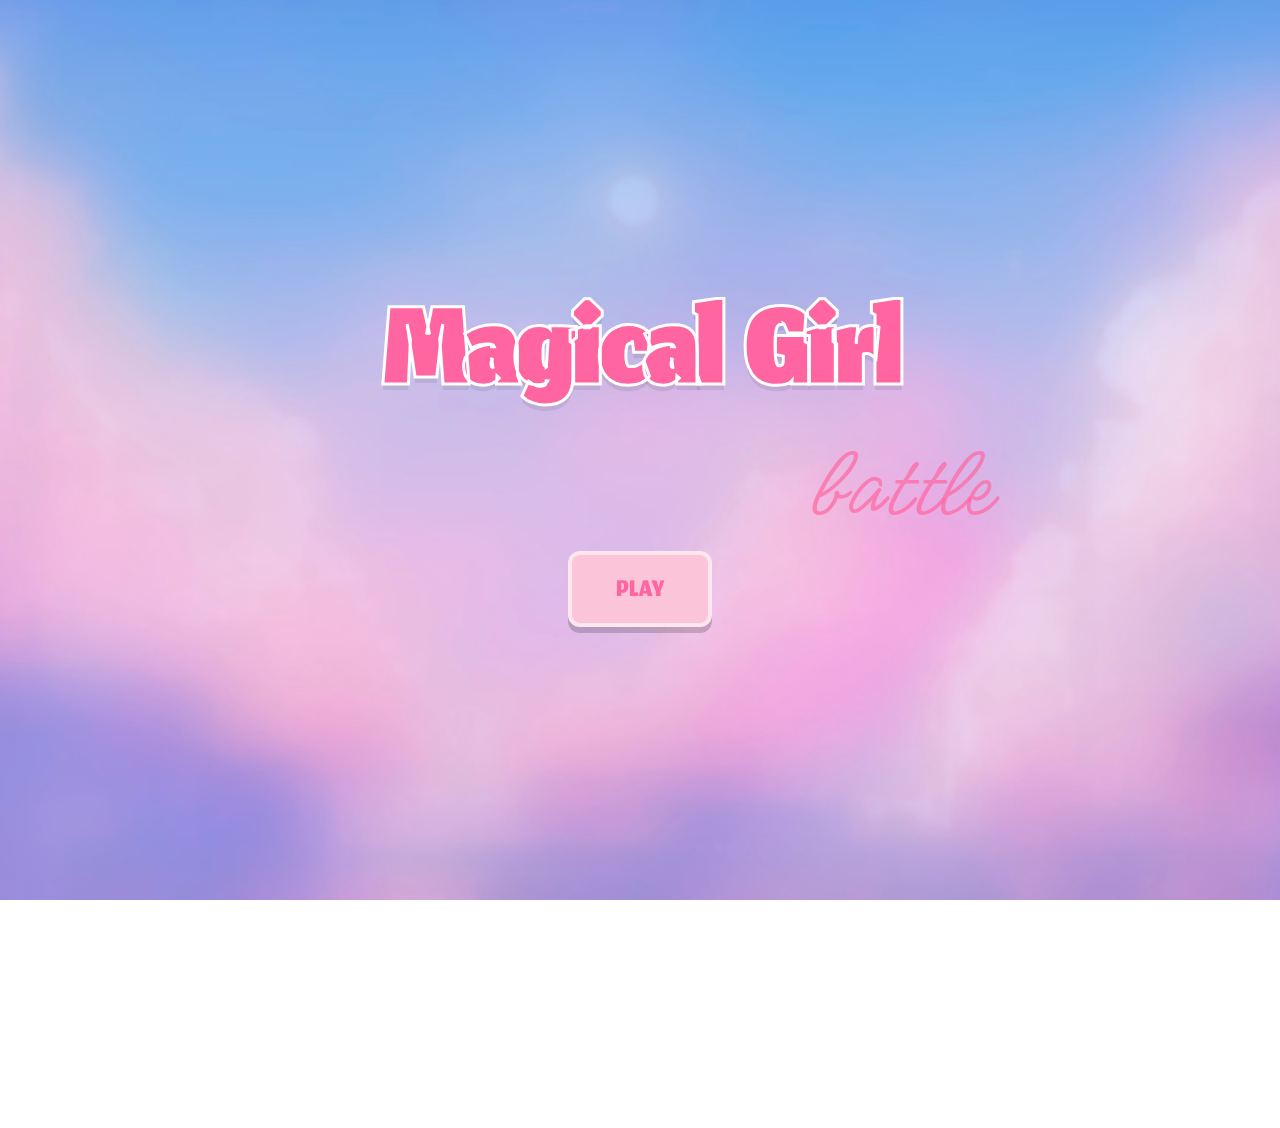
<file: game/magicGirlGame_v1/index.html>
<!doctype html>
<html lang="en">
<head>
  <meta charset="UTF-8" />
  <meta name="viewport" content="width=device-width, initial-scale=1.0" />
  <title>Magical Girl Battle</title>

  <!-- Jomhuria -->
  <link rel="preconnect" href="https://fonts.googleapis.com">
  <link rel="preconnect" href="https://fonts.gstatic.com" crossorigin>
  <link href="https://fonts.googleapis.com/css2?family=Jomhuria&display=swap" rel="stylesheet">

  <!-- Meow Script -->
  <link rel="preconnect" href="https://fonts.googleapis.com">
  <link rel="preconnect" href="https://fonts.gstatic.com" crossorigin>
  <link href="https://fonts.googleapis.com/css2?family=Meow+Script&display=swap" rel="stylesheet">

  <link rel="stylesheet" href="styles.css" />
</head>

<body>
  
  <div class="bkg">
    <div class="bkg-layer bkg-a" aria-hidden="true"></div>
    <div class="bkg-layer bkg-b" aria-hidden="true"></div>
  </div>

  <main class="app">

    <!-- intro -->
    <section class="screen screen--active" data-screen="intro" aria-label="Intro screen">
      <div class="intro-wrap">
        <h1 class="title">Magical Girl</h1>
        <div class="subtitle meow-script-regular">battle</div>

        <button class="btn btn--primary js-play" type="button">PLAY</button>
      </div>
    </section>

    <!-- battle -->
    <section class="screen" data-screen="battle" aria-label="Battle screen">
      <div class="battle">

        <div class="battle-half battle-half--left">
          <div class="hp hp--left">
            <span class="hp-label">HP</span>
            <span class="hp-value js-hp-p1">30</span>
          </div>

          <img 
            class="fighter fighter--p1"
            src="images/magicGirl.png"
            alt="Magical Girl"
            width="400"
            height="800"
          />
        </div>

        <div class="battle-half battle-half--right">
          <div class="hp hp--right">
            <span class="hp-label">HP</span>
            <span class="hp-value js-hp-p2">30</span>
          </div>

          <img
            class="fighter fighter--p2"
            src="images/monsters.png"
            alt="Monsters"
            width="400"
            height="800"
          />
        </div>

        <!-- choice card -->
        <div class="center-ui">

          <div class="turn-card js-turn-card" data-turn="p1">
            <button class="choice-btn js-choice" data-action="attack" type="button">Attack</button>
            <button class="choice-btn js-choice" data-action="heal" type="button">Heal</button>
          </div>

          <button class="dice-btn js-dice" aria-label="Roll dice" type="button">
            <img
              class="dice-img js-dice-img"
              src="images/pinkDice1.png"
              alt="Dice"
              width="400"
              height="400"
            />
          </button>

          <div class="hint js-hint">Choose an action.</div>

        </div>

      </div>
    </section>

    <!-- victory -->
    <section class="screen" data-screen="victory" aria-label="Victory screen">
      <div class="victory-wrap">

        <h2 class="victory-title js-victory-title">Victory!</h2>

        <button class="btn btn--primary js-again" type="button">PLAY AGAIN</button>

        <img
          class="victory-fighter js-victory-fighter"
          src="images/magicGirl.png"
          alt="Winner"
          width="400"
          height="800"
        />

      </div>
    </section>

  </main>

  <script src="script.js" defer></script>
</body>
</html>
</file>
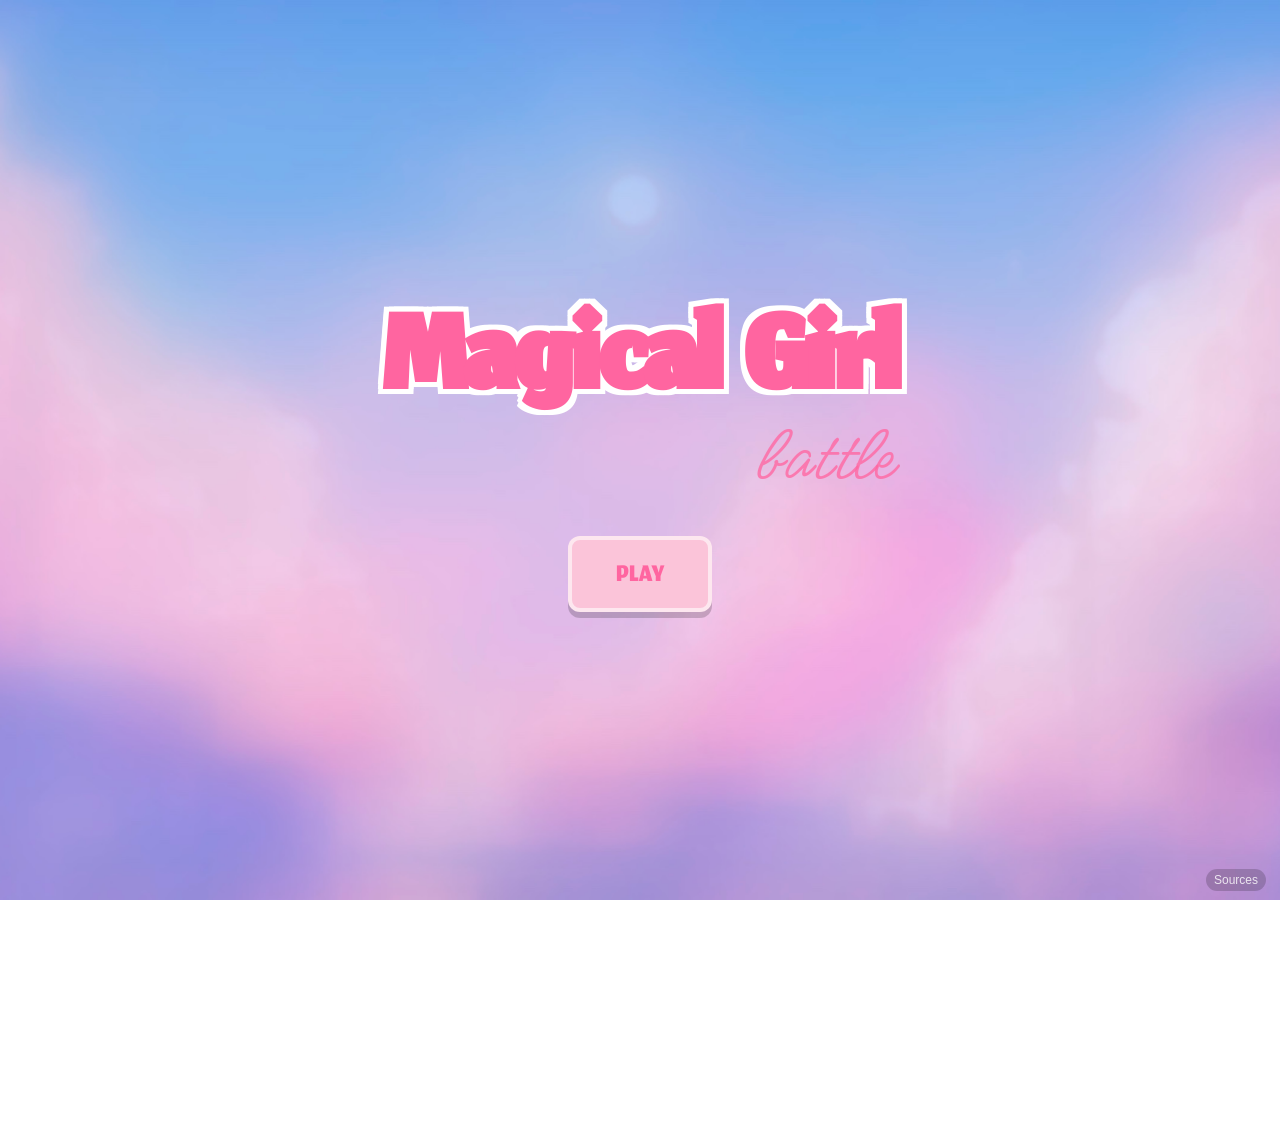
<file: game/v2-final-version/index.html>
<!doctype html>
<html lang="en">
<head>
  <meta charset="UTF-8" />
  <meta name="viewport" content="width=device-width, initial-scale=1.0" />
  <title>Magical Girl Battle</title>

  <!-- Jomhuria -->
  <link rel="preconnect" href="https://fonts.googleapis.com">
  <link rel="preconnect" href="https://fonts.gstatic.com" crossorigin>
  <link href="https://fonts.googleapis.com/css2?family=Jomhuria&display=swap" rel="stylesheet">

  <!-- Meow Script -->
  <link rel="preconnect" href="https://fonts.googleapis.com">
  <link rel="preconnect" href="https://fonts.gstatic.com" crossorigin>
  <link href="https://fonts.googleapis.com/css2?family=Meow+Script&display=swap" rel="stylesheet">

  <link rel="stylesheet" href="styles.css" />
</head>

<body>
  
  <div class="bkg">
    <div class="bkg-layer bkg-a" aria-hidden="true"></div>
    <div class="bkg-layer bkg-b" aria-hidden="true"></div>
  </div>

  <main class="app">

    <!-- intro -->
    <section class="screen screen--active" data-screen="intro" aria-label="Intro screen">
      <div class="intro-wrap">
        <h1 class="title">Magical Girl</h1>
        <div class="subtitle meow-script-regular">battle</div>

        <button class="btn btn--primary js-play" type="button">PLAY</button>
      </div>
    </section>

    <!-- battle -->
    <section class="screen" data-screen="battle" aria-label="Battle screen">
      <div class="battle">

        <div class="battle-half battle-half--left">
          <div class="hp hp--left">
            <span class="hp-label">HP</span>
            <span class="hp-value js-hp-p1">30</span>
          </div>

          <img 
            class="fighter fighter--p1"
            src="images/magicGirl.png"
            alt="Magical Girl"
            width="400"
            height="800"
          />
        </div>

        <div class="battle-half battle-half--right">
          <div class="hp hp--right">
            <span class="hp-label">HP</span>
            <span class="hp-value js-hp-p2">30</span>
          </div>

          <img
            class="fighter fighter--p2"
            src="images/monsters.png"
            alt="Monsters"
            width="400"
            height="800"
          />
        </div>

        <!-- choice card -->
        <div class="center-ui">

          <div class="turn-card js-turn-card" data-turn="p1">
            <button class="choice-btn js-choice" data-action="attack" type="button">Attack</button>
            <button class="choice-btn js-choice" data-action="heal" type="button">Heal</button>
          </div>

          <button class="dice-btn js-dice" aria-label="Roll dice" type="button">
            <img
              class="dice-img js-dice-img"
              src="images/pinkDice1.png"
              alt="Dice"
              width="400"
              height="400"
            />
          </button>

          <div class="hint js-hint">Choose an action.</div>

        </div>

      </div>
    </section>

    <!-- victory -->
    <section class="screen" data-screen="victory" aria-label="Victory screen">
      <div class="victory-wrap">

        <h2 class="victory-title js-victory-title">Victory!</h2>

        <button class="btn btn--primary js-again" type="button">PLAY AGAIN</button>

        <img
          class="victory-fighter js-victory-fighter"
          src="images/magicGirl.png"
          alt="Winner"
          width="400"
          height="800"
        />

      </div>
    </section>

  </main>

  <footer class="site-footer">
    <a href="sources.html" class="sources-link">Sources</a>
  </footer>

  <script src="script.js" defer></script>
</body>
</html>
</file>
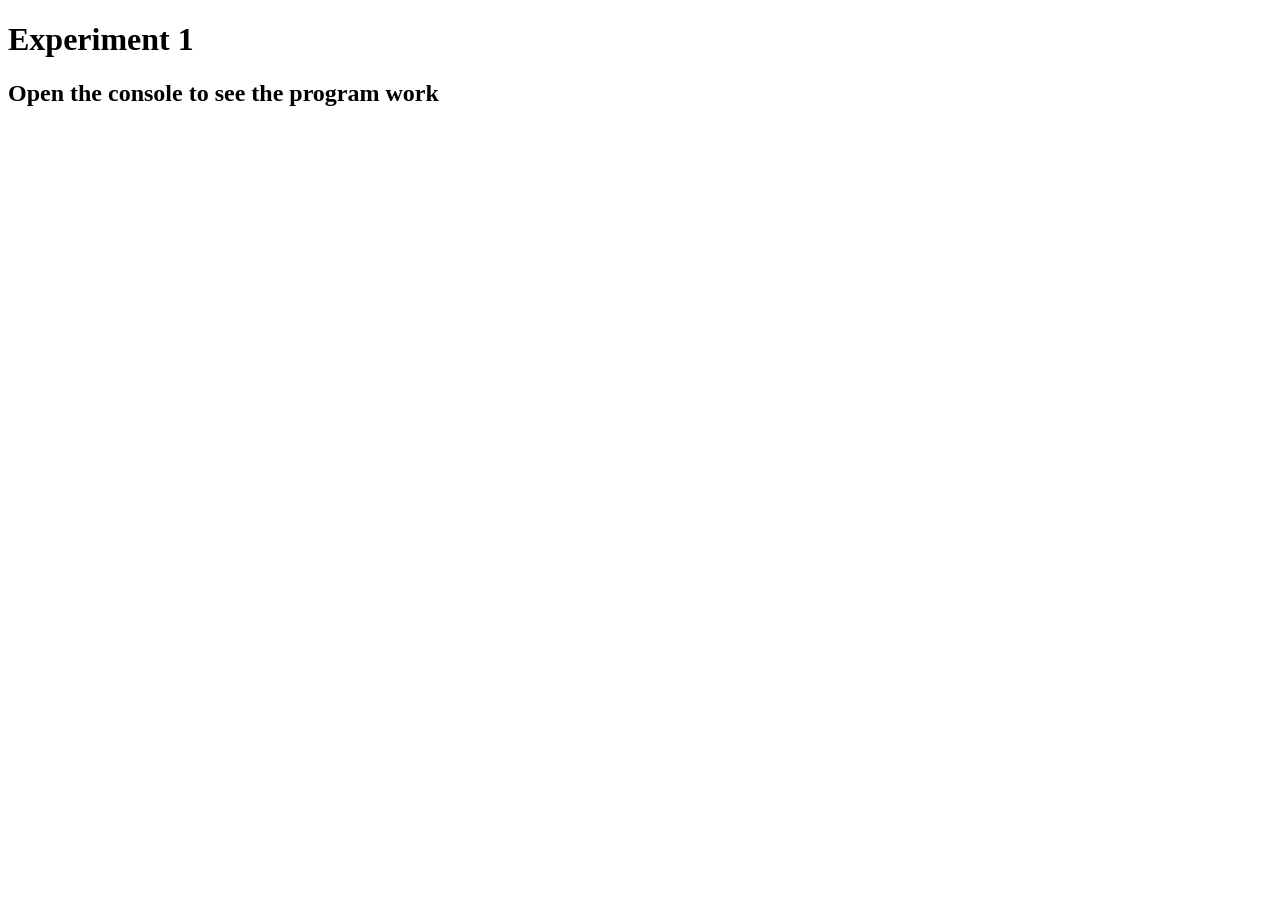
<file: exp/exp1.html>
<!DOCTYPE html>
<html lang="en">
<head>
    <meta charset="UTF-8">
    <title>Experiment 1</title>
</head>

<body>

<h1>Experiment 1</h1>
<h2>Open the console to see the program work</h2>

<script>

/*
I attempted the first prompt, the program takes a fully lowercase sentence and then capitalizes
the first letter of each word.
*/


// sequence:
// the lower case sentance created as a string
let sentence = "cats and dogs are both very cute animals."; 

// splitting the sentence into an array of the words
let words = sentence.split(" ");

// creating the empty string that will hold the capitalized result
let result = ""; 


// Loop:
// will go through each word in the array
for (let i = 0; i < words.length; i++) {

    let word = words[i]; 

    // selection:
    // check that the word is not empty, so the length is greater than 0
    if (word.length > 0) {

        // capitalize first letter (index 0), add rest of word
        let capitalized =
            word.charAt(0).toUpperCase().concat(word.slice(1));

        result = result.concat(capitalized, " ");
    } 
}


console.log("Original sentence:");
console.log(sentence);

console.log("Capitalized sentence:");
console.log(result.trim());


</script>

</body>

</html>
</file>
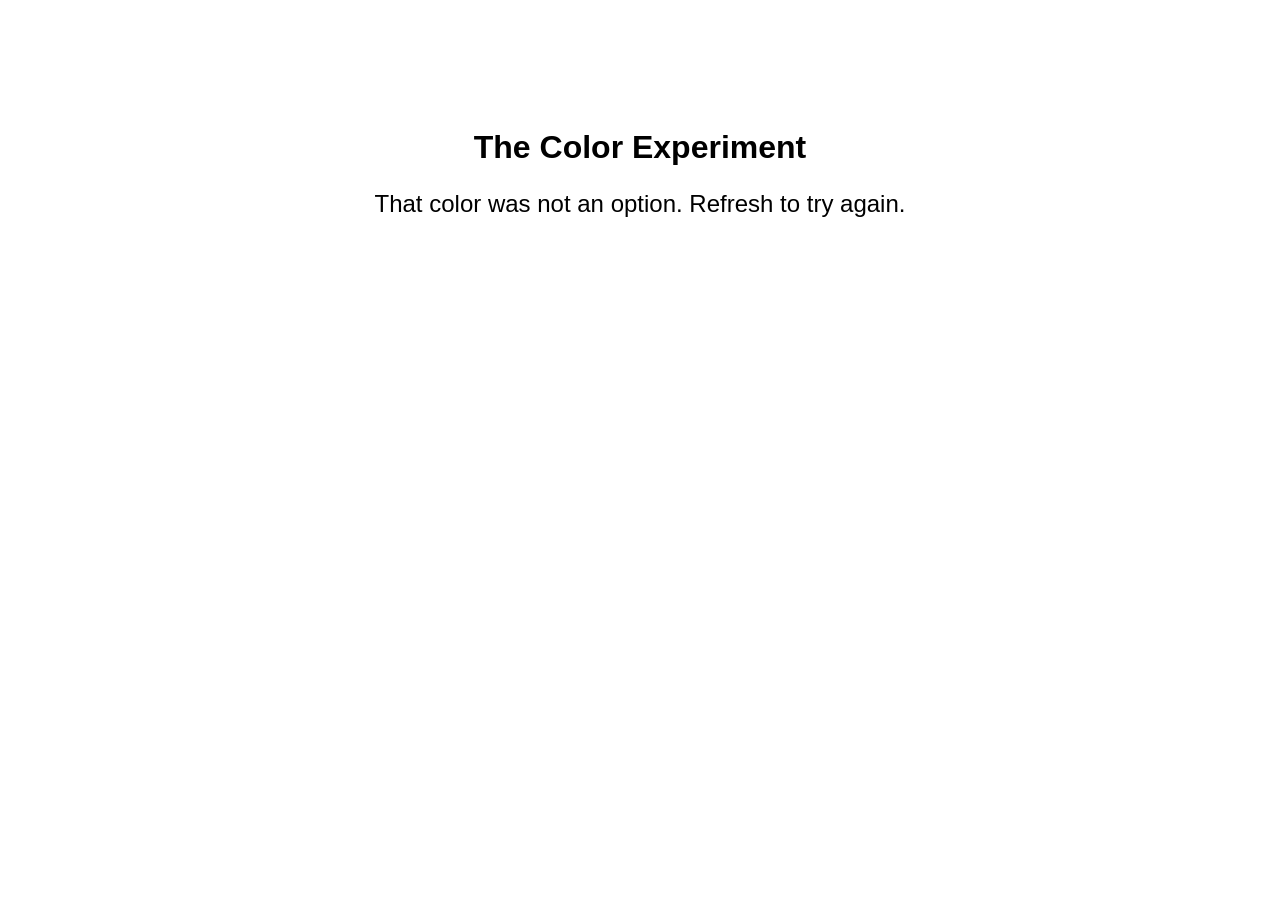
<file: exp/exp2.html>
<!DOCTYPE html>
<html lang="en">
<head>
<meta charset="UTF-8">
<title>Experiment 2</title>

<style>

body{
    font-family: Arial;
    text-align: center;
    padding-top: 100px;
    transition: background-color .5s;
}

#message{
    font-size: 1.5em;
}

</style>
</head>

<body>

<h1>The Color Experiment</h1>
<p id="message"></p>


<script>

/*
This program will ask the user to choose their favorite color from a list of availible colors.
It then checks if the color is valid (on the array of availible colors), changes the page background to that color,
and displays a personalized message on the page.
*/


// Array of allowed colors
var colors = ["red", "blue", "green", "purple", "pink", "yellow", "orange"];


// gets user input
function getColor(){

    var userColor = prompt("Choose your favorite color:\nred, blue, green, purple, pink, yellow, or orange");

    return userColor;
} 


// validates the color
function validateColor(color){
    for(var i = 0; i < colors.length; i++){

        if(color === colors[i]){
            return true;
        }

    } 

    return false;
}



// FUNCTION 3
// Changes background and displays message
function applyColor(color){

    document.body.style.backgroundColor = color;

    var message = document.querySelector("#message");

    message.innerHTML = "You picked " + color ;

}



var selectedColor = getColor();

if(validateColor(selectedColor)){

    applyColor(selectedColor);

}else{ 

    document.querySelector("#message").innerHTML =
    "That color was not an option. Refresh to try again.";

}

</script>

</body>
</html>
</file>
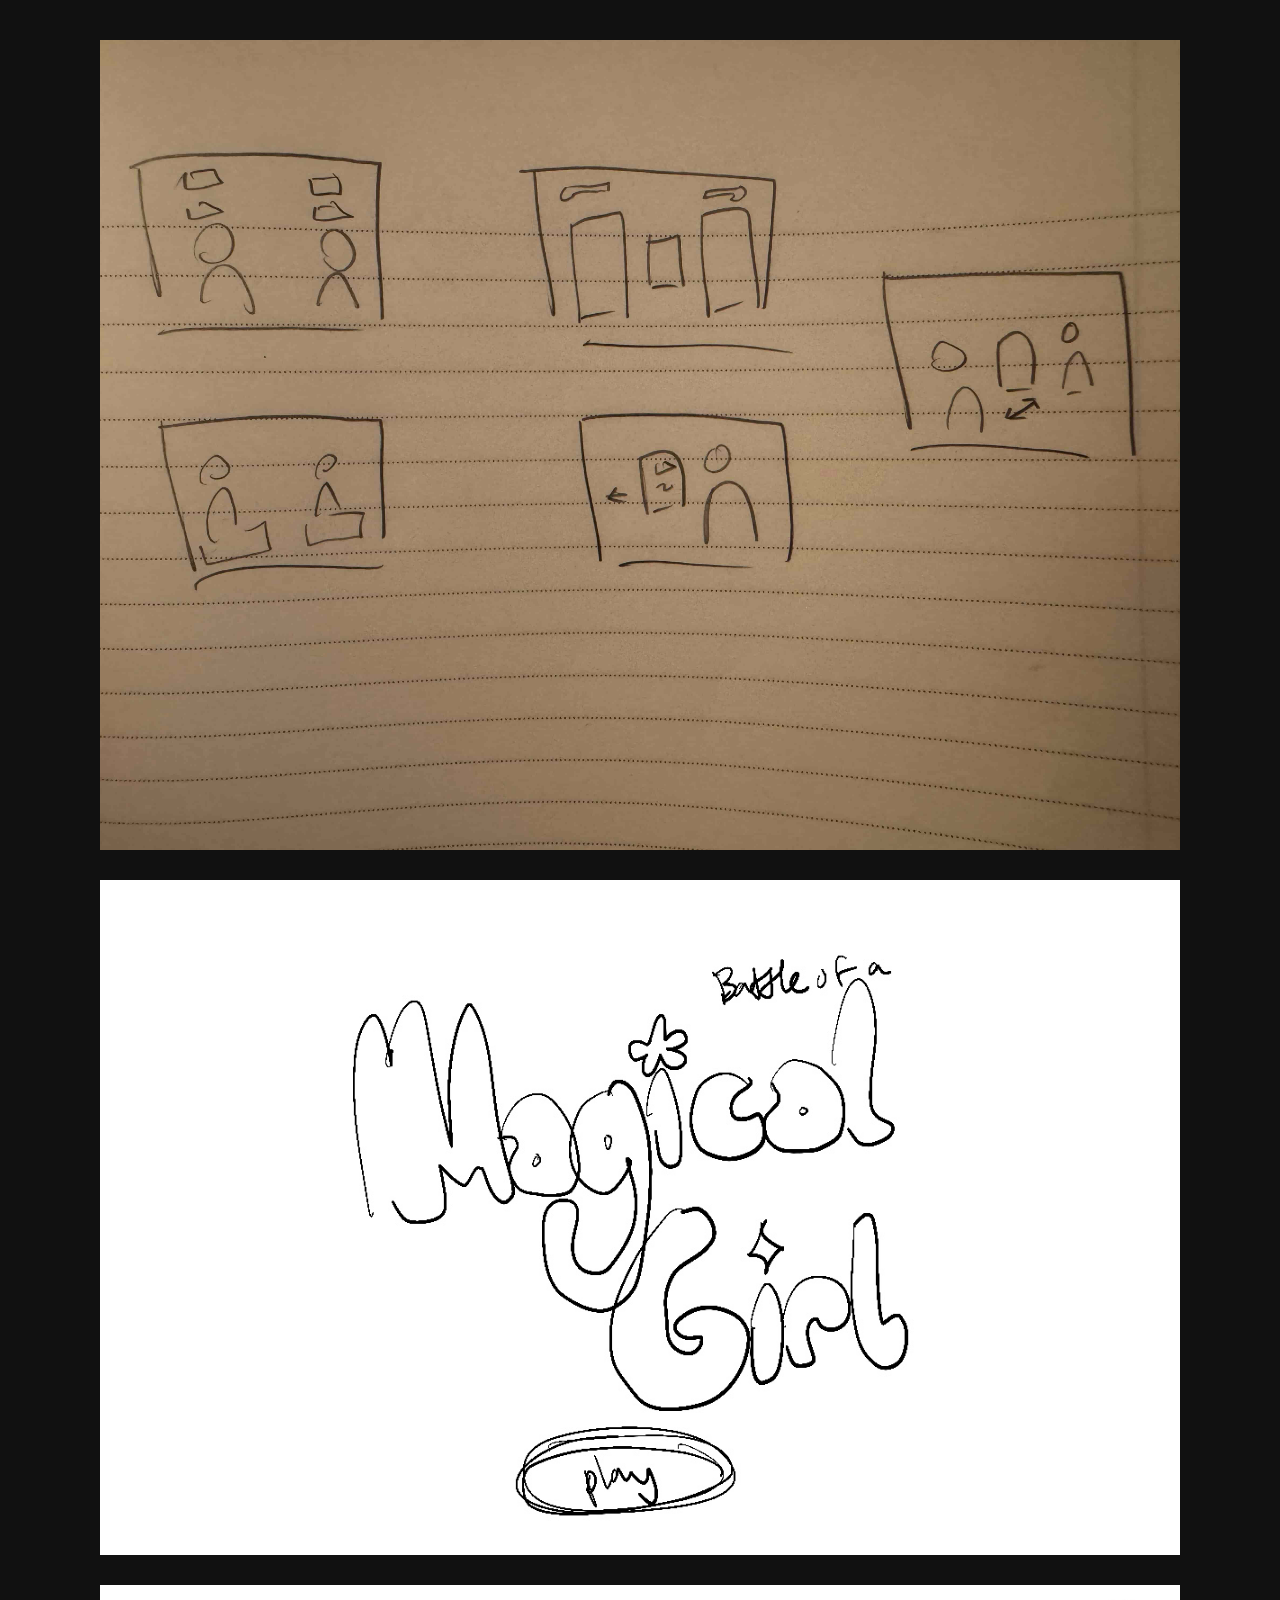
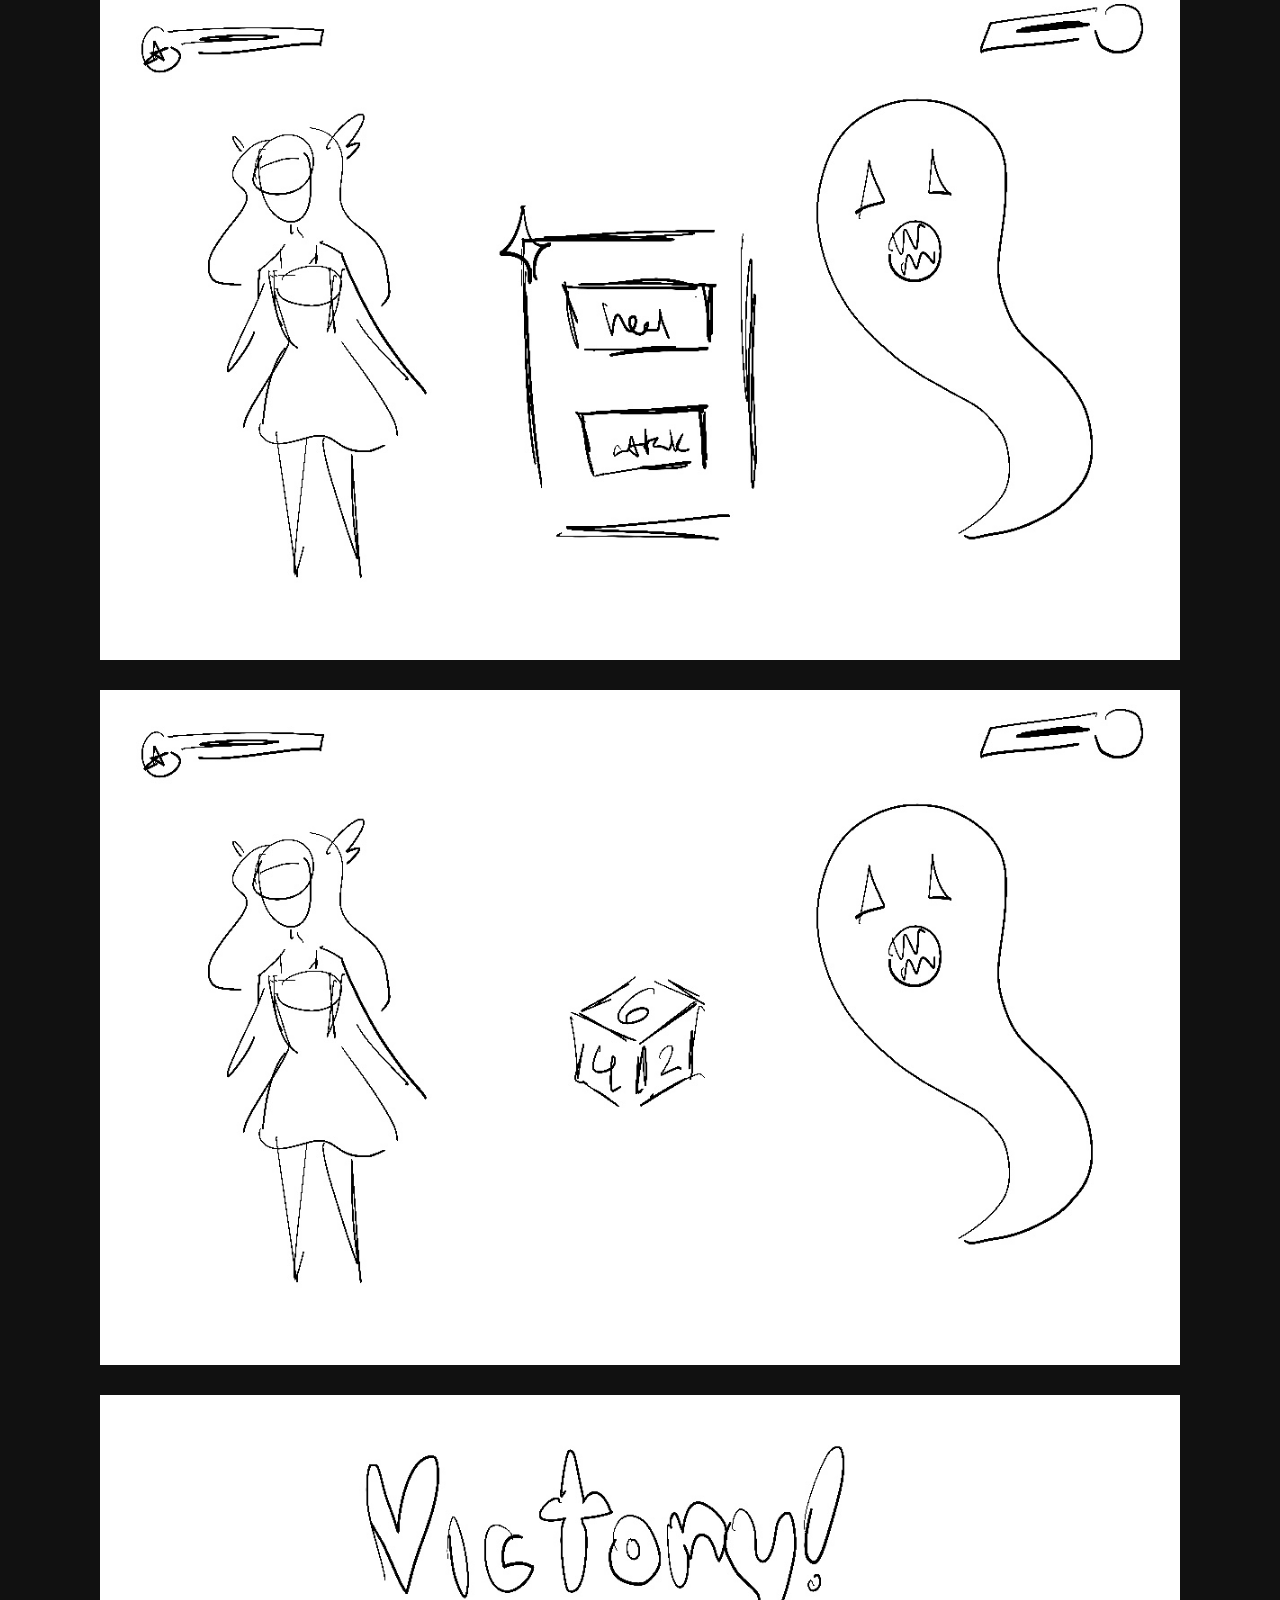
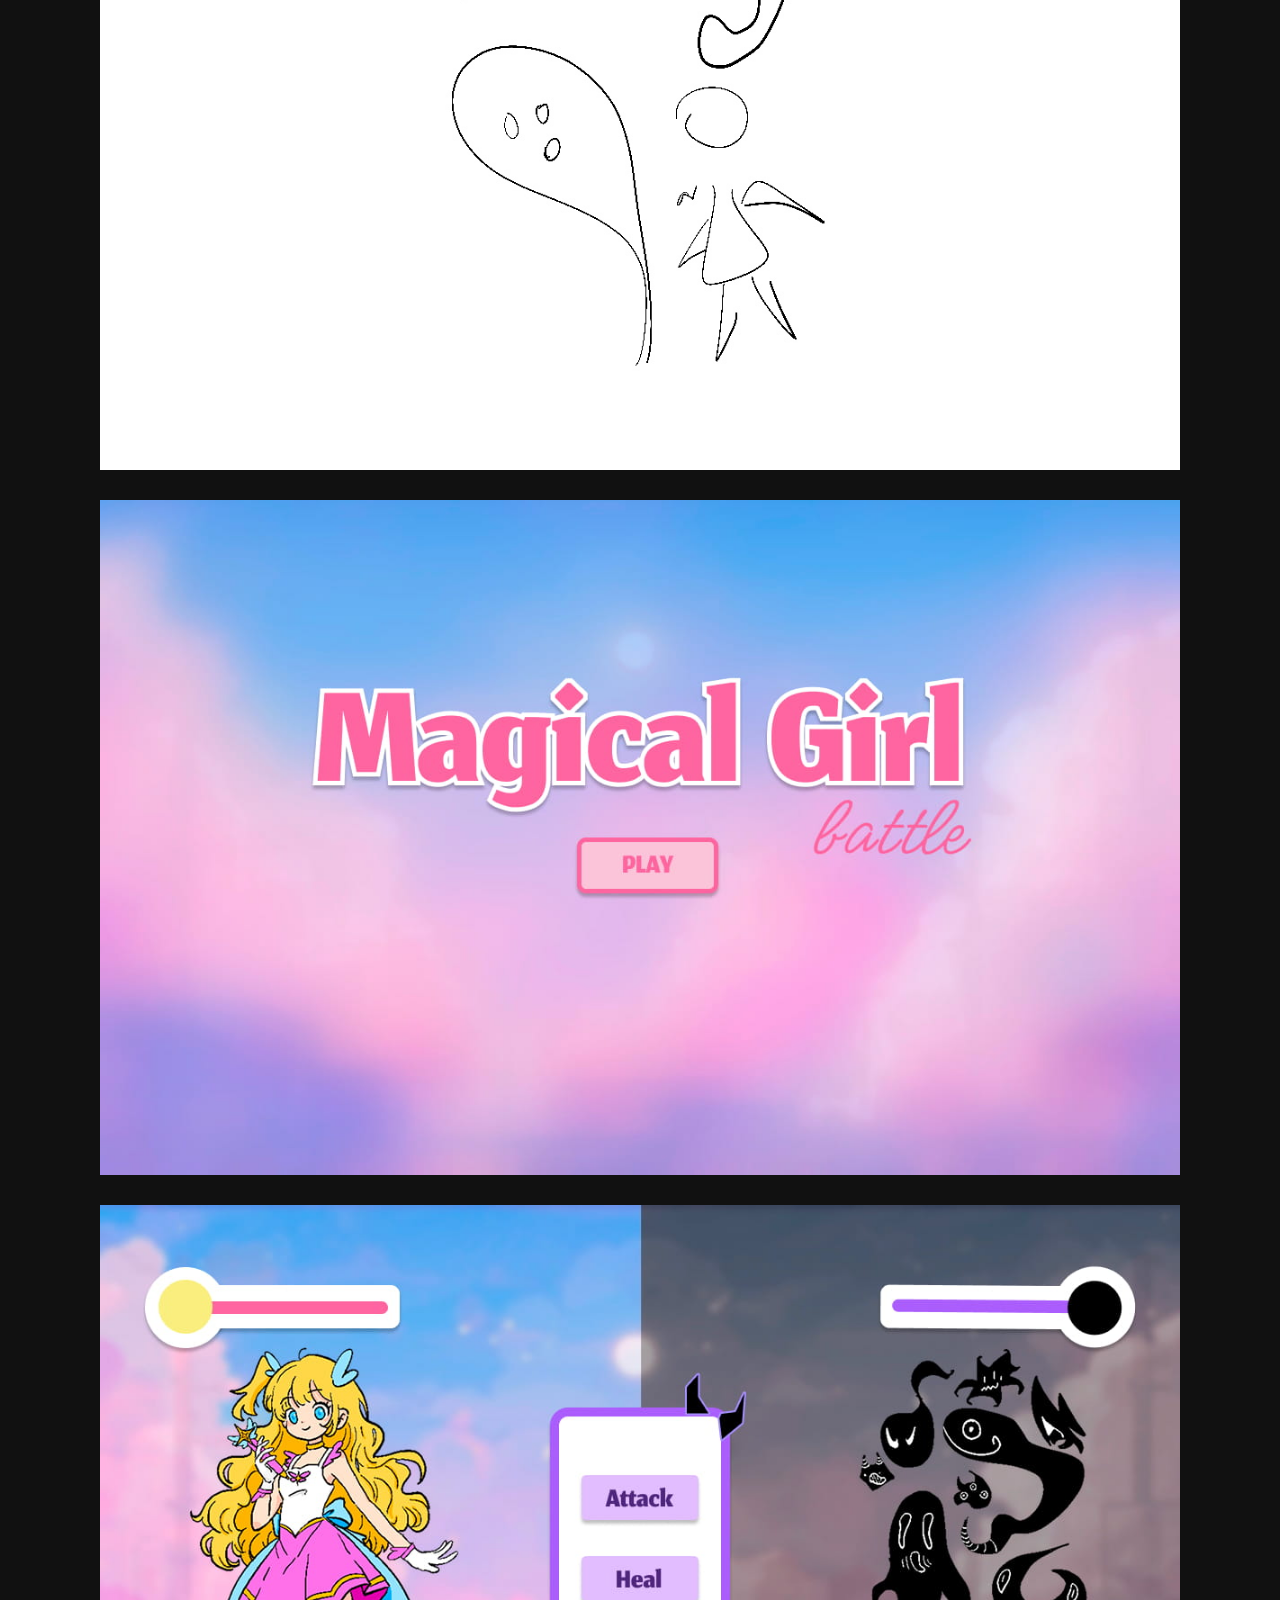
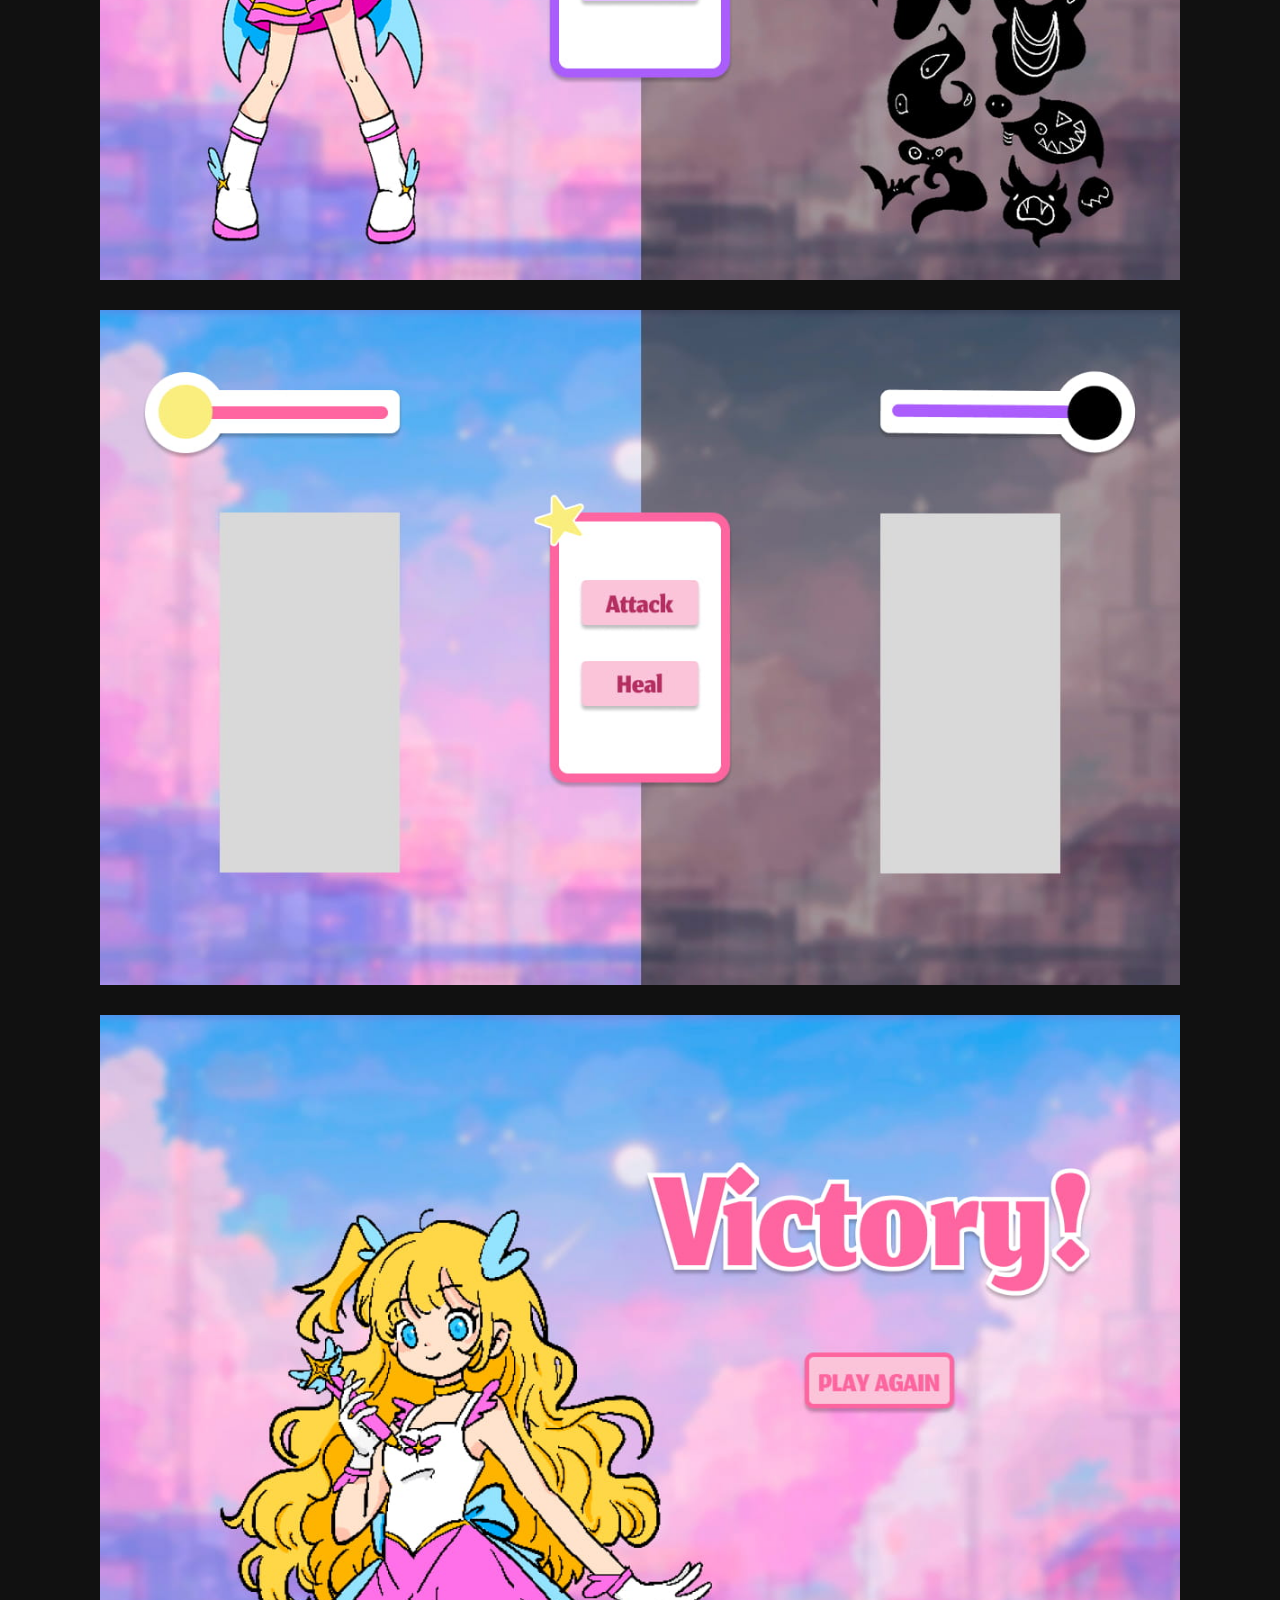
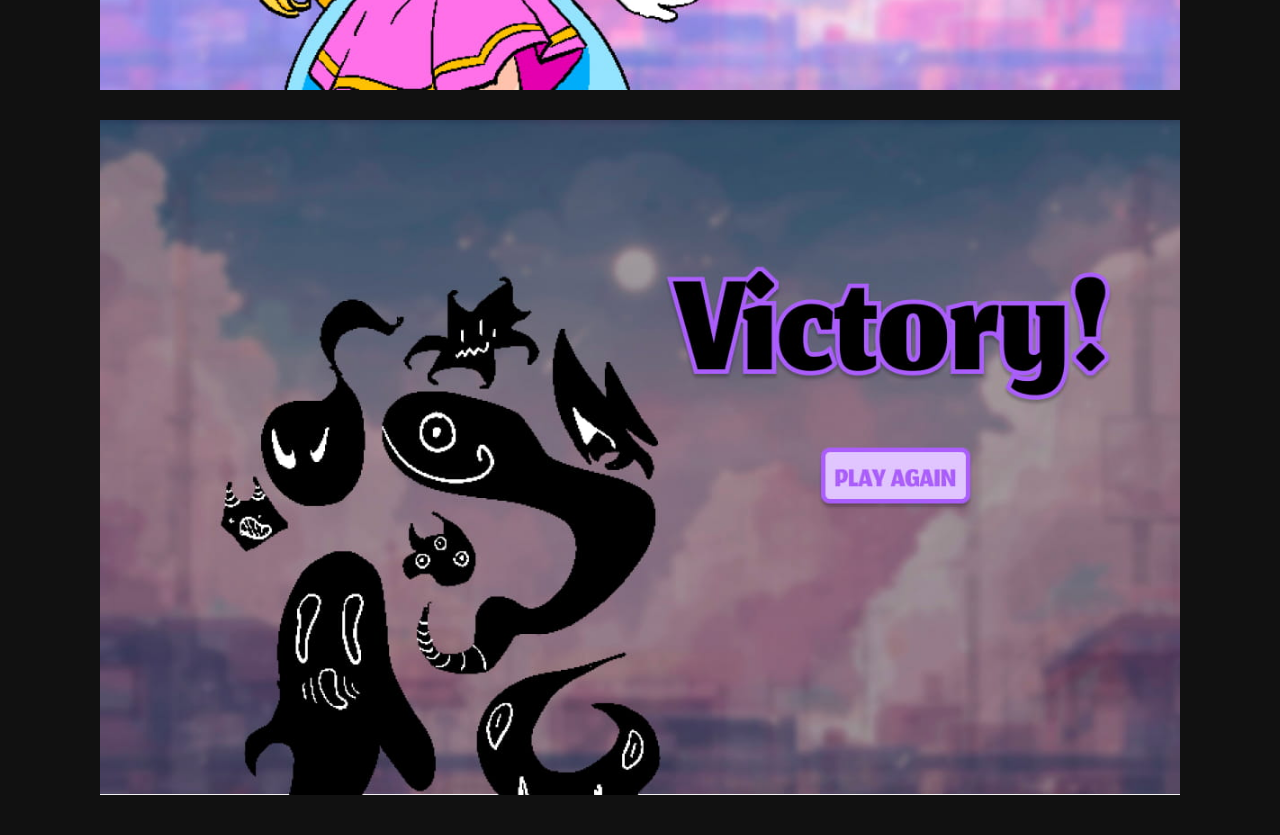
<file: game/designv1.html>
<!DOCTYPE html>
<html lang="en">
<head>
    <meta charset="UTF-8">
    <title>Design V1</title>
    <style>
        body {
            margin: 0;
            padding: 40px;
            background: #111;
            display: flex;
            flex-direction: column;
            align-items: center;
            gap: 30px; /* space between images */
        }

        img {
            max-width: 90%;
            height: auto;
            display: block;
        }
    </style>
</head>
<body>

    <!-- Thumbnails -->
    <img src="images/thumbnails.jpg" alt="Thumbnails">

    <!-- Sketches -->
    <img src="images/sketch1.jpg" alt="Sketch 1">
    <img src="images/sketch2.jpg" alt="Sketch 2">
    <img src="images/sketch3.jpg" alt="Sketch 3">
    <img src="images/sketch4.jpg" alt="Sketch 4">

    <!-- Comps -->
    <img src="images/comp1.jpg" alt="Comp 1">
    <img src="images/comp2.jpg" alt="Comp 2">
    <img src="images/comp3.jpg" alt="Comp 3">
    <img src="images/comp4.jpg" alt="Comp 4">
    <img src="images/comp5.jpg" alt="Comp 5">

</body>
</html>
</file>
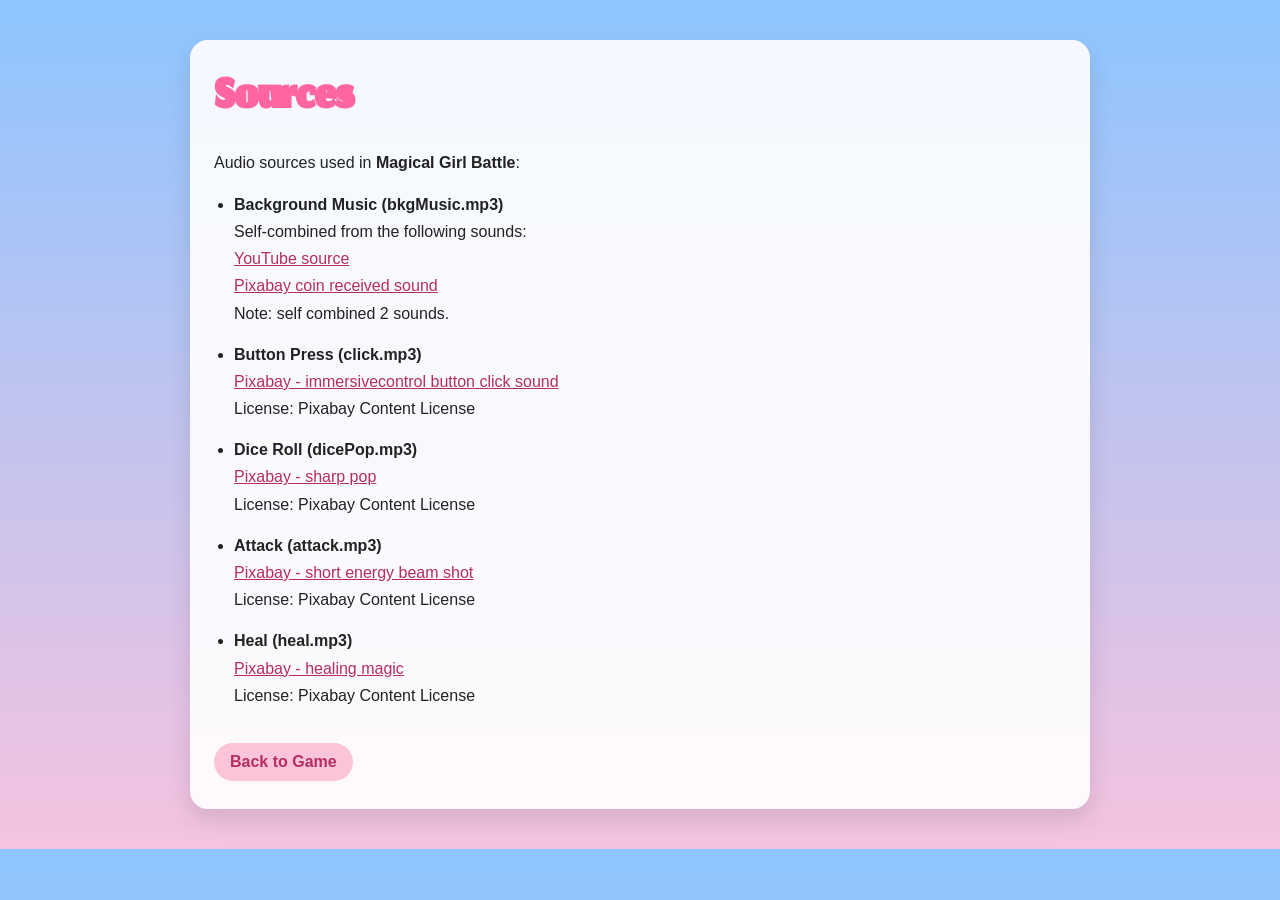
<file: game/v2-final-version/sources.html>
<!doctype html>
<html lang="en">
<head>
  <meta charset="UTF-8">
  <meta name="viewport" content="width=device-width, initial-scale=1.0">
  <title>Sources - Magical Girl Battle</title>

  <link rel="preconnect" href="https://fonts.googleapis.com">
  <link rel="preconnect" href="https://fonts.gstatic.com" crossorigin>
  <link href="https://fonts.googleapis.com/css2?family=Jomhuria&display=swap" rel="stylesheet">

  <style>
    *{
      box-sizing: border-box;
    }

    body{
      margin: 0;
      padding: 40px 20px;
      font-family: Arial, sans-serif;
      background: linear-gradient(180deg, #8ec5ff 0%, #f5c3df 100%);
      color: #222;
    }

    .page{
      max-width: 900px;
      margin: 0 auto;
      background: rgba(255,255,255,0.9);
      border-radius: 18px;
      padding: 28px 24px;
      box-shadow: 0 10px 24px rgba(0,0,0,0.12);
    }

    h1{
      margin: 0 0 18px 0;
      font-family: "Jomhuria", serif;
      font-size: 72px;
      line-height: 0.9;
      color: #FF65A0;
    }

    p{
      margin-top: 0;
      line-height: 1.5;
    }

    ul{
      padding-left: 20px;
      line-height: 1.7;
    }

    li{
      margin-bottom: 14px;
    }

    a{
      color: #B52E62;
      word-break: break-word;
    }

    .back-link{
      display: inline-block;
      margin-top: 18px;
      text-decoration: none;
      background: #FBC4D9;
      color: #B52E62;
      padding: 10px 16px;
      border-radius: 999px;
      font-weight: bold;
    }
  </style>
</head>
<body>
  <main class="page">
    <h1>Sources</h1>
    <p>Audio sources used in <strong>Magical Girl Battle</strong>:</p>

    <ul>
      <li>
        <strong>Background Music (bkgMusic.mp3)</strong><br>
        Self-combined from the following sounds:<br>
        <a href="https://www.youtube.com/watch?v=-L-gNWB0ZjM" target="_blank" rel="noopener noreferrer">YouTube source</a><br>
        <a href="https://pixabay.com/sound-effects/film-special-effects-coin-recieved-230517/" target="_blank" rel="noopener noreferrer">Pixabay coin received sound</a><br>
        Note: self combined 2 sounds.
      </li>

      <li>
        <strong>Button Press (click.mp3)</strong><br>
        <a href="https://pixabay.com/sound-effects/immersivecontrol-button-click-sound-463065/" target="_blank" rel="noopener noreferrer">Pixabay - immersivecontrol button click sound</a><br>
        License: Pixabay Content License
      </li>

      <li>
        <strong>Dice Roll (dicePop.mp3)</strong><br>
        <a href="https://pixabay.com/sound-effects/film-special-effects-sharp-pop-328170/" target="_blank" rel="noopener noreferrer">Pixabay - sharp pop</a><br>
        License: Pixabay Content License
      </li>

      <li>
        <strong>Attack (attack.mp3)</strong><br>
        <a href="https://pixabay.com/sound-effects/film-special-effects-short-energy-beam-shot-3-482517/" target="_blank" rel="noopener noreferrer">Pixabay - short energy beam shot</a><br>
        License: Pixabay Content License
      </li>

      <li>
        <strong>Heal (heal.mp3)</strong><br>
        <a href="https://pixabay.com/sound-effects/film-special-effects-healing-magic-4-378668/" target="_blank" rel="noopener noreferrer">Pixabay - healing magic</a><br>
        License: Pixabay Content License
      </li>
    </ul>

    <a href="index.html" class="back-link">Back to Game</a>
  </main>
</body>
</html>
</file>
<file: game/magicGirlGame_v1/styles.css>
/* styles.css */
* { box-sizing: border-box; }
html, body { height: 100%; }

body{
  margin: 0;
  font-family: "Jomhuria", serif; 
  overflow: hidden;
}

:root{
  --darkPink: #FF65A0;
  --lightPink: #FBC4D9;
  --pinkText: #B52E62;

  --purpleBorder: #AB5EFD; 
  --purpleBtn: #E2BDFF;
  --purpleText: #4F267D;

  --cardShadow: 0 10px 20px rgba(0,0,0,0.18); 

  --btnShadow: 0 6px 0 rgba(0,0,0,0.18);
}

.meow-script-regular{
  font-family: "Meow Script", cursive;
  font-weight: 400;
  font-style: normal; 
}

/* Background crossfade/blur */
.bkg{
  position: fixed;
  inset: 0;
  z-index: 0;

}

.bkg-layer{
  position: absolute;
  inset: 0;
  background-size: cover;
  background-position: center; 
  transform: translateY(0);
  filter: blur(0px);

  opacity: 1;
  transition:
    opacity 700ms ease,
    filter 700ms ease,
    transform 700ms ease;
}

.bkg-a{ opacity: 1; }
.bkg-b{ opacity: 0; filter: blur(18px); transform: translateY(18px); }

.bkg.is-swapping .bkg-b{ opacity: 1; filter: blur(0px); transform: translateY(0); }
.bkg.is-swapping .bkg-a{ opacity: 0.25; filter: blur(10px); transform: translateY(-18px); }

.app{
  position: relative;
  z-index: 1;
  height: 100%;
}

/* screen drift transitions */
.screen{
  position: absolute;
  inset: 0;
  display: grid;
  place-items: center; 

  opacity: 0;
  transform: translateY(30px);
  pointer-events: none;
  transition: opacity 650ms ease, transform 650ms ease;
}

.screen--active{
  opacity: 1;
  transform: translateY(0);
  pointer-events: auto;
}

.screen.exit-up{
  opacity: 0;
  transform: translateY(-80px); 

  pointer-events: none;
}

.screen.enter-from-below{
  opacity: 0;
  transform: translateY(80px);
}

/* buttons */
.btn{
  font-family: "Jomhuria", serif;
  font-size: 40px;
  line-height: 1;
  padding: 16px 44px 12px;
  border-radius: 12px;

  border: 4px solid rgba(255,255,255,0.6);
  cursor: pointer;
  user-select: none;

  box-shadow: var(--btnShadow); 
  transition: transform 120ms ease;
  position: relative;
  z-index: 5;
}

.btn:active{ transform: translateY(2px); }

.btn--primary{
  background: var(--lightPink);
  color: var(--darkPink);
}

.btn span, .btn strong{ pointer-events: none; }

/* intro */
.intro-wrap{
  position: relative;
  z-index: 5;

  text-align: center;
  width: 700px;
  max-width: 90vw;
}

.title{
  margin: 0;
  font-size: clamp(110px, 14vw, 220px);

  color: #FF65A0;

  -webkit-text-stroke: 3px white;

  text-shadow: 0 6px 0 rgba(0,0,0,0.08);
}

.subtitle{
  margin-top: -25px;

  font-size: clamp(80px, 8vw, 130px); 
  color: rgba(255,101,160,0.7);

  text-align: right;
  width: 100%; 
}

/* Battle */
.battle{
  position: relative;

  width: 100%;
  height: 100%;
}

.battle-half{
  position: absolute;
  top: 0;
  bottom: 0;
  width: 50%;

  display: grid;
  place-items: center;
}

.battle-half--left{ left: 0; }
.battle-half--right{ right: 0; }

.fighter{
  width: min(320px, 40vw);
  height: auto;

  transform: translateY(30px); 
  filter: drop-shadow(0 14px 18px rgba(0,0,0,0.20));
}

/* HP lbels */
.hp{
  position: absolute;
  top: 36px;
  display: flex;
  align-items: baseline;

  gap: 10px;
  padding: 8px 18px 2px; 
  border-radius: 999px;
  background: rgba(255,255,255,0.75);
  box-shadow: var(--cardShadow);

}

.hp-label{ font-size: 46px; opacity: 0.7; }
.hp-value{ font-size: 66px; }
.hp--left{ left: 36px; }
.hp--right{ right: 36px; } 

/* choice  crd*/
.center-ui{
  position: absolute;
  inset: 0;

  display: grid;
  place-items: center; 
  pointer-events: none;
}

.turn-card{
  width: 240px;
  background: rgba(255,255,255,0.88);
  border-radius: 18px;
  padding: 34px 18px 30px;

  box-shadow: var(--cardShadow);
  border: 6px solid var(--darkPink);
   
  display: grid;
  gap: 18px;
  pointer-events: auto;
}

.turn-card[data-turn="p2"]{ border-color: var(--purpleBorder); }

.choice-btn{
  font-family: "Jomhuria", serif;
  font-size: 56px;
  line-height: 1; 
  padding: 14px 0 10px;
  border-radius: 12px;

  border: none;
  cursor: pointer;

  box-shadow: var(--btnShadow); 
  background: var(--lightPink);
  color: var(--pinkText);
  transition: transform 120ms ease;
}

.turn-card[data-turn="p2"] .choice-btn{
  background: var(--purpleBtn);
  color: var(--purpleText);
}

.choice-btn:active{ transform: translateY(2px); }

.dice-btn{
  display: none;
  pointer-events: auto;
  border: none; 
  background: transparent;

  cursor: pointer;
  padding: 0;
  transform: translateY(6px);
}

.dice-img{
  width: 150px;
  height: auto; 
  filter: drop-shadow(0 10px 10px rgba(0,0,0,0.18));
}

.hint{
  position: absolute;
  bottom: 26px;
  left: 50%;

  transform: translateX(-50%); 
  background: rgba(255,255,255,0.75);
  padding: 10px 18px 6px;
  border-radius: 999px;

  box-shadow: var(--cardShadow); 
  font-size: 44px;
  pointer-events: none;
}

/* Victory */
.victory-wrap{
  width: 100%;
  height: 100%;
  position: relative; 
}

.victory-title{
  position: absolute;
  top: 16%;
  left: 64%;
  transform: translateX(-50%);

  margin: 0;
  font-size: clamp(120px, 13vw, 230px);

  color: #FF65A0;

  -webkit-text-stroke: 3px white;

  text-shadow: 0 7px 0 rgba(0,0,0,0.08);
}

.victory-wrap .btn{
  position: absolute;
  top: 52%;
  left: 62%; 
  transform: translateX(-50%);
}

.victory-fighter{
  position: absolute;
  left: 10%;
  bottom: -22%;
  width: min(560px, 62vw);
  height: auto;
  filter: drop-shadow(0 16px 22px rgba(0,0,0,0.22));
}

@media (max-width: 700px){
  .victory-fighter{
    bottom: -35%;
    left: 6%;
    width: min(520px, 78vw);

  }
}

/* which victory screen */
body[data-winner="p2"] .victory-title{
  color: var(--purpleBorder); 
  -webkit-text-stroke: 2px #000000;
}

body[data-winner="p2"] .btn--primary{
  background: var(--purpleBtn);
  color: var(--purpleBorder);
}
</file>
<file: game/v2-final-version/styles.css>
/* styles.css */
* { box-sizing: border-box; }
html, body { height: 100%; }

body{
  margin: 0;
  font-family: "Jomhuria", serif; 
  overflow: hidden;
}

:root{
  --darkPink: #FF65A0;
  --lightPink: #FBC4D9;
  --pinkText: #B52E62;

  --purpleBorder: #AB5EFD; 
  --purpleBtn: #E2BDFF;
  --purpleText: #4F267D;

  --cardShadow: 0 10px 20px rgba(0,0,0,0.18); 

  --btnShadow: 0 6px 0 rgba(0,0,0,0.18);
}

.meow-script-regular{
  font-family: "Meow Script", cursive;
  font-weight: 400;
  font-style: normal; 
}

/* Background crossfade/blur */
.bkg{
  position: fixed;
  inset: 0;
  z-index: 0;

}

.bkg-layer{
  position: absolute;
  inset: 0;
  background-size: cover;
  background-position: center; 
  transform: translateY(0);
  filter: blur(0px);

  opacity: 1;
  transition:
    opacity 700ms ease,
    filter 700ms ease,
    transform 700ms ease;
}

.bkg-a{ opacity: 1; }
.bkg-b{ opacity: 0; filter: blur(18px); transform: translateY(18px); }

.bkg.is-swapping .bkg-b{ opacity: 1; filter: blur(0px); transform: translateY(0); }
.bkg.is-swapping .bkg-a{ opacity: 0.25; filter: blur(10px); transform: translateY(-18px); }

.app{
  position: relative;
  z-index: 1;
  height: 100%;
}

/* screen drift transitions */
.screen{
  position: absolute;
  inset: 0;
  display: grid;
  place-items: center; 

  opacity: 0;
  transform: translateY(30px);
  pointer-events: none;
  transition: opacity 650ms ease, transform 650ms ease;
}

.screen--active{
  opacity: 1;
  transform: translateY(0);
  pointer-events: auto;
}

.screen.exit-up{
  opacity: 0;
  transform: translateY(-80px); 

  pointer-events: none;
}

.screen.enter-from-below{
  opacity: 0;
  transform: translateY(80px);
}

/* buttons */
.btn{
  font-family: "Jomhuria", serif;
  font-size: 40px;
  line-height: 1;
  padding: 16px 44px 12px;
  border-radius: 12px;

  border: 4px solid rgba(255,255,255,0.6);
  cursor: pointer;
  user-select: none;

  box-shadow: var(--btnShadow); 
  transition: transform 120ms ease;
  position: relative;
  z-index: 5;
}

.btn:active{ transform: translateY(2px); }

.btn--primary{
  background: var(--lightPink);
  color: var(--darkPink);
}

.btn span, .btn strong{ pointer-events: none; }

/* intro */
.intro-wrap{
  position: relative;
  z-index: 5;

  width: fit-content;
  max-width: 90vw;
  margin: 0 auto;
  text-align: left;
}

.intro-wrap .btn{
  display: block;
  margin: 40px auto 0;
}

.title{
  margin: 0;
  font-size: clamp(110px, 14vw, 250px);
  line-height: 0.9;
  color: #FF65A0;

  text-shadow:
    -5px -5px 0 #ffffff,
     5px -5px 0 #ffffff,
    -5px  5px 0 #ffffff,
     5px  5px 0 #ffffff,
     0px  5px 0 #ffffff,
     5px  0px 0 #ffffff,
    -5px  0px 0 #ffffff,
     0px -5px 0 #ffffff;
}

.subtitle{
  display: block;
  width: 100%;

  margin-top: -25px;
  padding-right: 6px;

  font-size: clamp(64px, 6.2vw, 112px);
  line-height: 0.9;
  color: rgba(255,101,160,0.78);

  text-align: right;
}

/* Battle */
.battle{
  position: relative;

  width: 100%;
  height: 100%;
}

.battle-half{
  position: absolute;
  top: 0;
  bottom: 0;
  width: 50%;

  display: grid;
  place-items: center;
}

.battle-half--left{ left: 0; }
.battle-half--right{ right: 0; }

.fighter{
  width: min(320px, 40vw);
  height: auto;

  transform: translateY(30px); 
  filter: drop-shadow(0 14px 18px rgba(0,0,0,0.20));
}

/* HP lbels */
.hp{
  position: absolute;
  top: 36px;
  display: flex;
  align-items: baseline;

  gap: 10px;
  padding: 8px 18px 2px; 
  border-radius: 999px;
  background: rgba(255,255,255,0.75);
  box-shadow: var(--cardShadow);

}

.hp-label{ font-size: 46px; opacity: 0.7; }
.hp-value{ font-size: 66px; }
.hp--left{ left: 36px; }
.hp--right{ right: 36px; } 

/* choice  crd*/
.center-ui{
  position: absolute;
  inset: 0;

  display: grid;
  place-items: center; 
  pointer-events: none;
}

.turn-card{
  width: 240px;
  background: rgba(255,255,255,0.88);
  border-radius: 18px;
  padding: 34px 18px 30px;

  box-shadow: var(--cardShadow);
  border: 6px solid var(--darkPink);
   
  display: grid;
  gap: 18px;
  pointer-events: auto;
}

.turn-card[data-turn="p2"]{ border-color: var(--purpleBorder); }

.choice-btn{
  font-family: "Jomhuria", serif;
  font-size: 56px;
  line-height: 1; 
  padding: 14px 0 10px;
  border-radius: 12px;

  border: none;
  cursor: pointer;

  box-shadow: var(--btnShadow); 
  background: var(--lightPink);
  color: var(--pinkText);
  transition: transform 120ms ease;
}

.turn-card[data-turn="p2"] .choice-btn{
  background: var(--purpleBtn);
  color: var(--purpleText);
}

.choice-btn:active{ transform: translateY(2px); }

.dice-btn{
  display: none;
  pointer-events: auto;
  border: none; 
  background: transparent;

  cursor: pointer;
  padding: 0;
  transform: translateY(6px);
}

.dice-img{
  width: 150px;
  height: auto; 
  filter: drop-shadow(0 10px 10px rgba(0,0,0,0.18));
}

.hint{
  position: absolute;
  bottom: 26px;
  left: 50%;

  transform: translateX(-50%); 
  background: rgba(255,255,255,0.75);
  padding: 10px 18px 6px;
  border-radius: 999px;

  box-shadow: var(--cardShadow); 
  font-size: 44px;
  pointer-events: none;
}

/* Victory */
.victory-wrap{
  width: 100%;
  height: 100%;
  position: relative; 
}

.victory-title{
  position: absolute;
  top: 16%;
  left: 64%;
  transform: translateX(-50%);

  margin: 0;
  font-size: clamp(120px, 13vw, 250px);
  font-family: "Jomhuria", serif;

  color: #FF65A0;

  text-shadow:
    -5px -5px 0 #ffffff,
     5px -5px 0 #ffffff,
    -5px  5px 0 #ffffff,
     5px  5px 0 #ffffff,
     0px  5px 0 #ffffff,
     5px  0px 0 #ffffff,
    -5px  0px 0 #ffffff,
     0px -5px 0 #ffffff;
}

.victory-wrap .btn{
  position: absolute;
  top: 52%;
  left: 62%; 
  transform: translateX(-50%);
}

.victory-fighter{
  position: absolute;
  left: 10%;
  bottom: -22%;
  width: min(560px, 62vw);
  height: auto;
  filter: drop-shadow(0 16px 22px rgba(0,0,0,0.22));
}

@media (max-width: 700px){
  .victory-fighter{
    bottom: -35%;
    left: 6%;
    width: min(520px, 78vw);

  }
}

/* which victory screen */
body[data-winner="p2"] .victory-title{
  color: var(--purpleBorder); 
}

body[data-winner="p2"] .btn--primary{
  background: var(--purpleBtn);
  color: var(--purpleBorder);
}




/* fighter animations */
.fighter--p1,
.fighter--p2 {
  animation-fill-mode: both;
}

.fighter-hit-left {
  animation: fighterHitLeft 0.65s ease;
}

.fighter-hit-right {
  animation: fighterHitRight 0.65s ease;
}

.fighter-heal {
  animation: fighterHeal 0.7s ease;
}

@keyframes fighterHitLeft {
  0% {
    transform: translateY(30px) translateX(0); 
  }
  25% {
    transform: translateY(30px) translateX(-28px);
  }
  55% {
    transform: translateY(30px) translateX(-14px);
  }
  100% {
    transform: translateY(30px) translateX(0);
  }
}


@keyframes fighterHitRight {
  0% {
    transform: translateY(30px) translateX(0);
  }
  25% { 

    transform: translateY(30px) translateX(28px);
  }
  55% {
    transform: translateY(30px) translateX(14px);
  }
  100% {
    transform: translateY(30px) translateX(0);
  }
}


@keyframes fighterHeal {
  0% {
    transform: translateY(30px);
  }
  25% {
    transform: translateY(2px);
  }
  50% {
    transform: translateY(-10px);
  }
  100% {
    transform: translateY(30px);
  }
}



.site-footer{
  position: fixed;
  right: 14px;
  bottom: 10px;
  z-index: 20;
}

.sources-link{
  font-family: Arial, sans-serif;
  font-size: 12px;
  color: rgba(255,255,255,0.8);
  text-decoration: none;
  
  background: rgba(0,0,0,0.18);
  padding: 4px 8px;
  border-radius: 999px;
  transition: background 0.2s ease, color 0.2s ease; 
}

.sources-link:hover{
  background: rgba(0,0,0,0.32);
  color: #ffffff;
}
</file>
